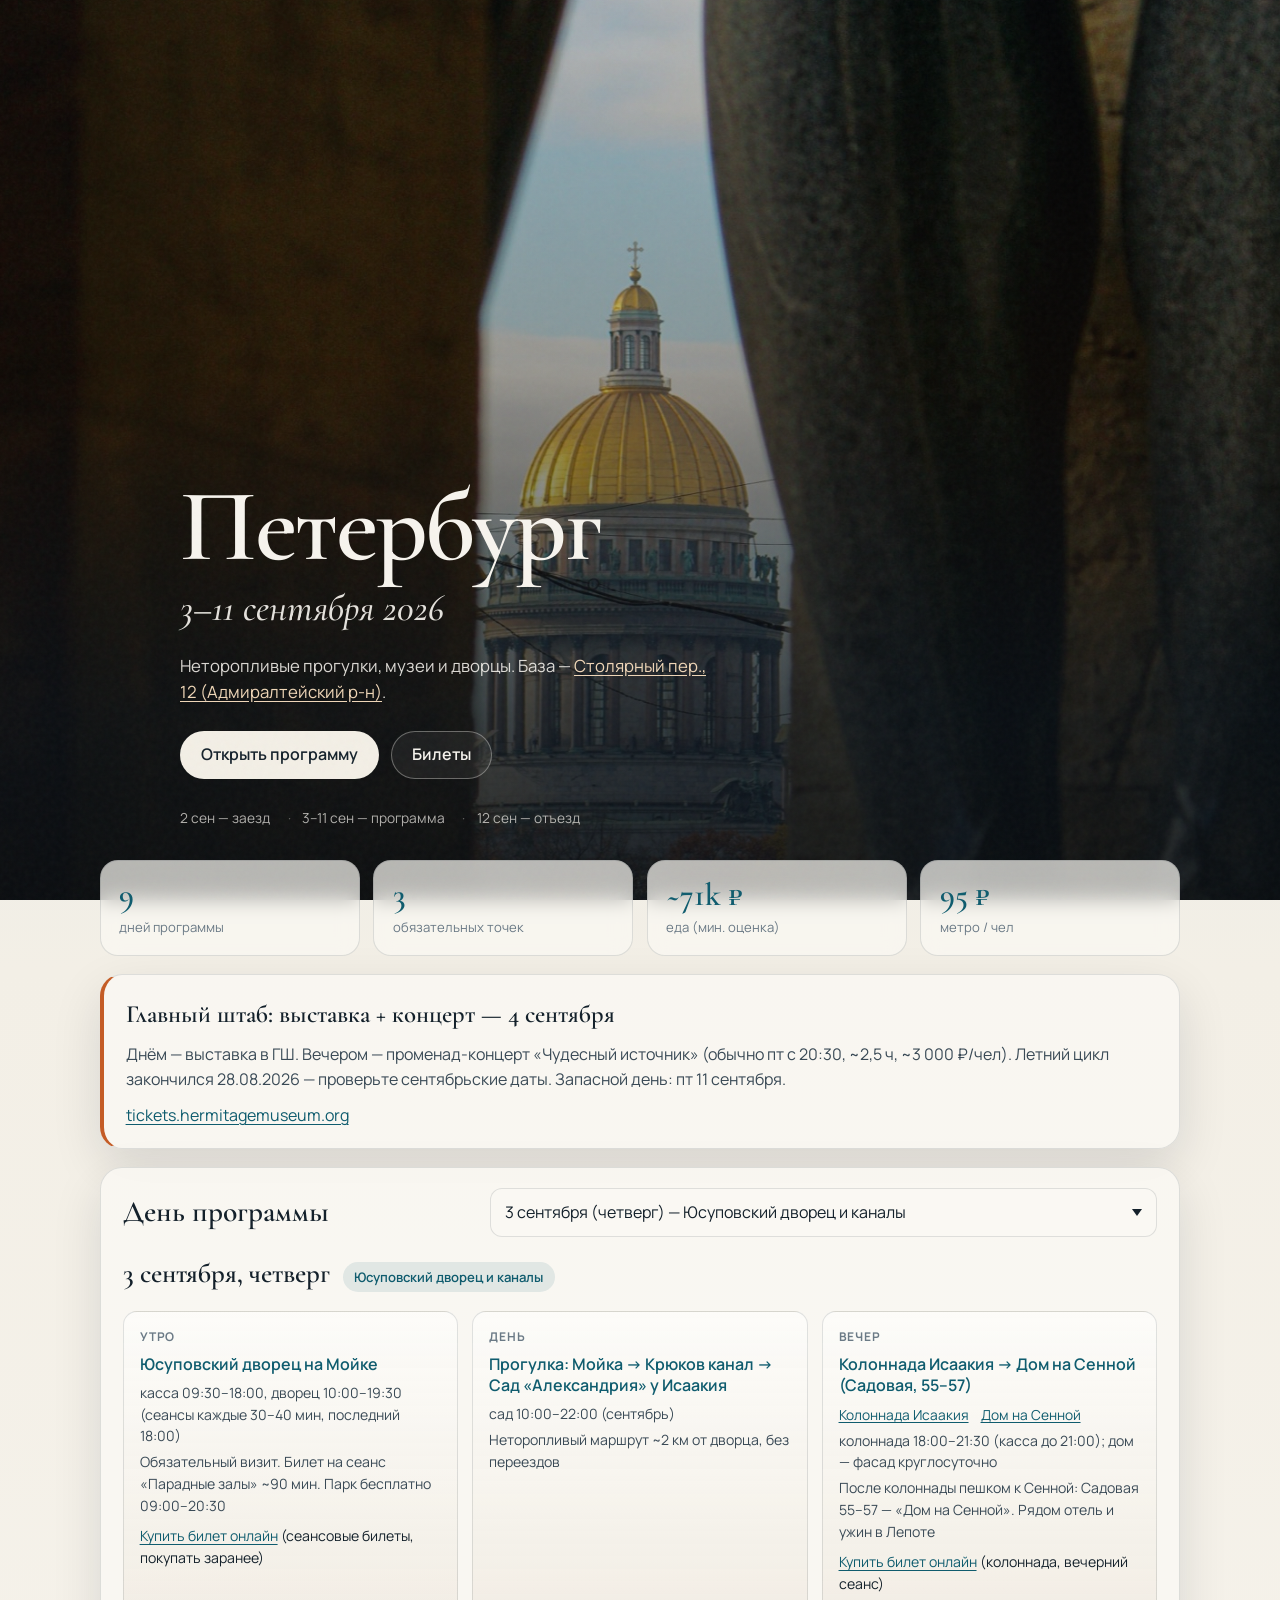
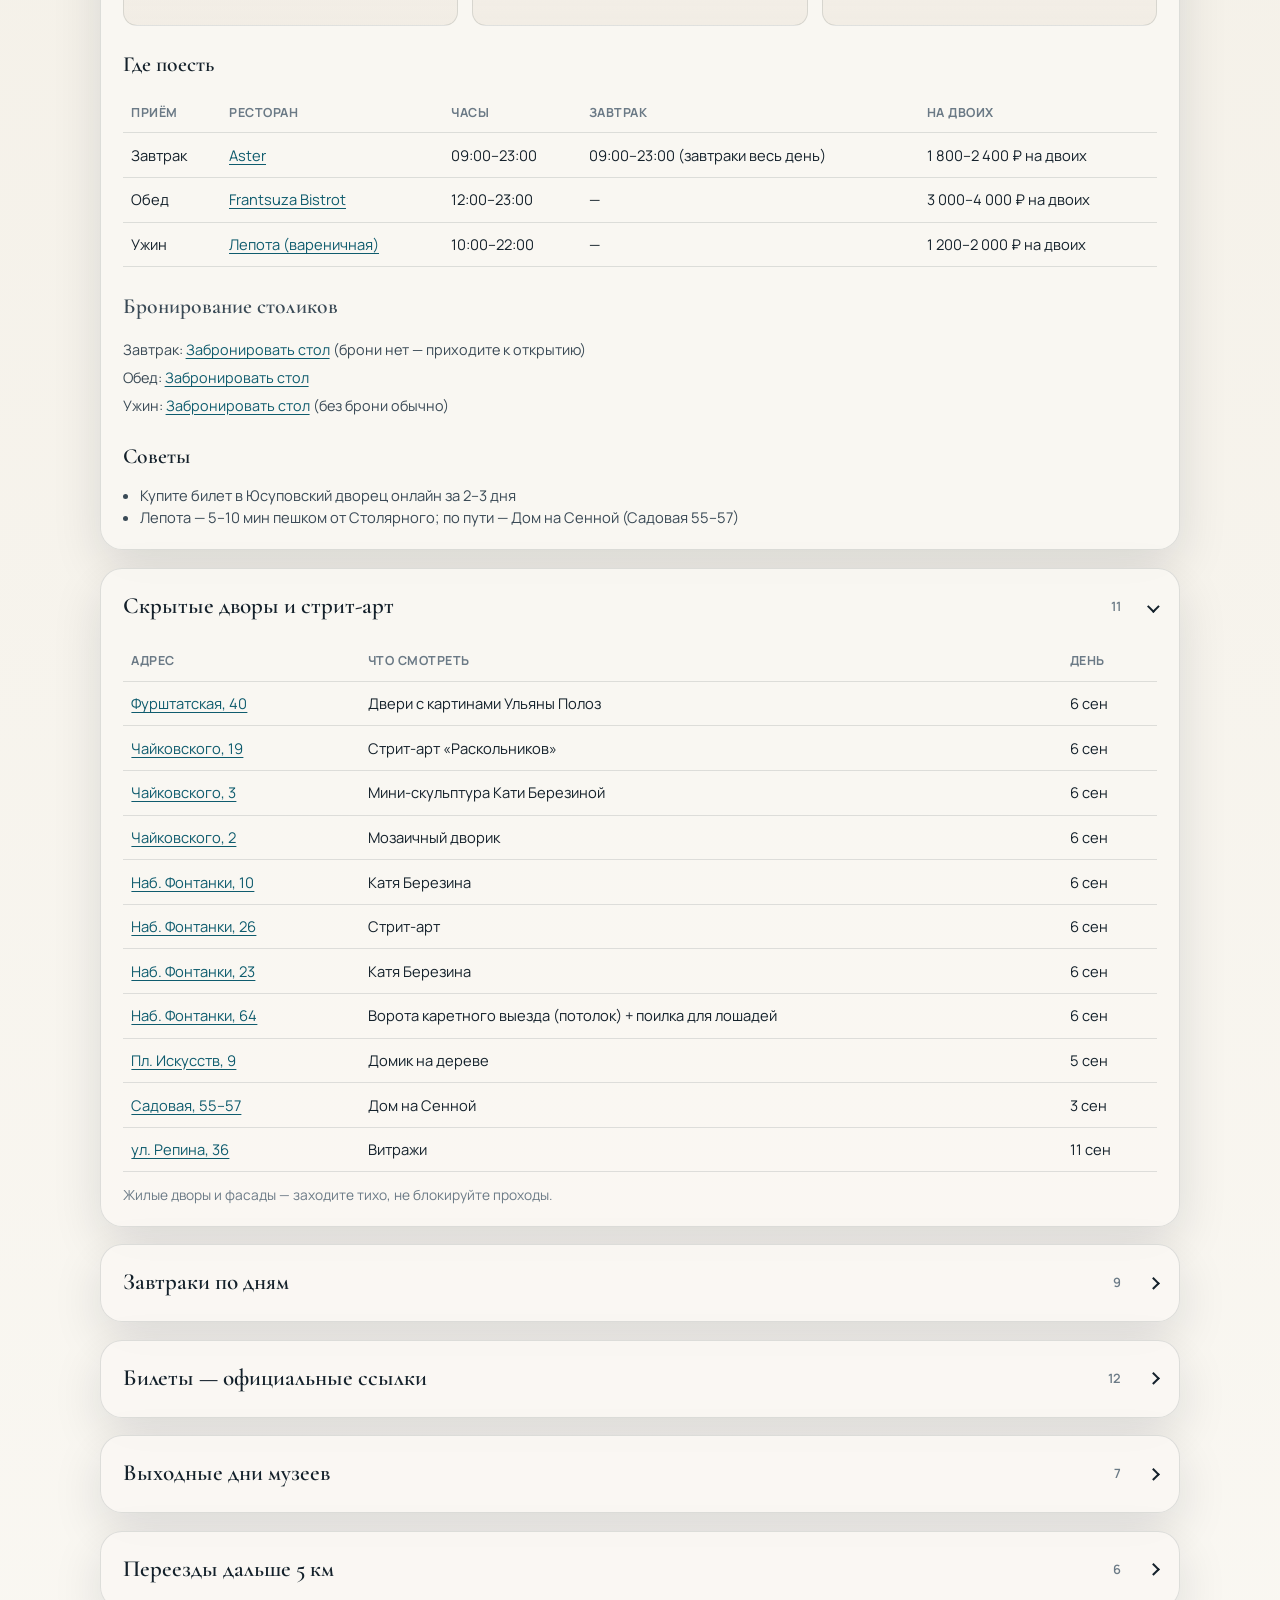
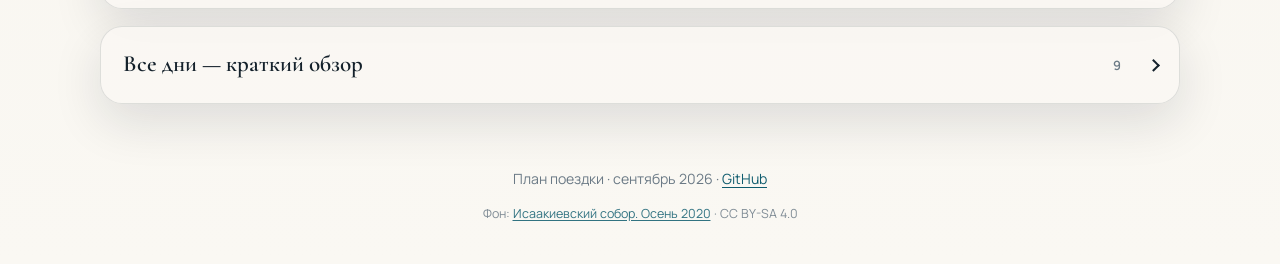
<file: index.html>
<!DOCTYPE html>
<html lang="ru">
  <head>
    <meta charset="UTF-8" />
    <meta name="viewport" content="width=device-width, initial-scale=1" />
    <meta
      name="description"
      content="Неторопливый план поездки в Санкт-Петербург: 3–11 сентября 2026. Музеи, дворцы, Лахта, Новая Голландия, Кронштадт."
    />
    <title>Петербург · 3–11 сентября 2026</title>
    <link rel="preconnect" href="https://fonts.googleapis.com" />
    <link rel="preconnect" href="https://fonts.gstatic.com" crossorigin />
    <link
      href="https://fonts.googleapis.com/css2?family=Cormorant+Garamond:ital,wght@0,500;0,600;0,700;1,500&family=Manrope:wght@400;500;600;700&display=swap"
      rel="stylesheet"
    />
    <link rel="stylesheet" href="./styles.css" />
  </head>
  <body>
    <div class="grain" aria-hidden="true"></div>

    <header class="hero">
      <div class="hero__sky" aria-hidden="true"></div>
      <div class="hero__inner">
        <p class="hero__brand">Петербург</p>
        <h1 class="hero__title">3–11 сентября 2026</h1>
        <p class="hero__lede">
          Неторопливые прогулки, музеи и дворцы. База —
          <a id="base-link" href="#" target="_blank" rel="noopener">Столярный пер., 12</a>.
        </p>
        <div class="hero__cta">
          <a class="btn btn--primary" href="#days">Открыть программу</a>
          <a class="btn btn--ghost" href="#tickets">Билеты</a>
        </div>
        <p class="hero__meta">
          <span>2 сен — заезд</span>
          <span>3–11 сен — программа</span>
          <span>12 сен — отъезд</span>
        </p>
      </div>
    </header>

    <main>
      <section class="stats" aria-label="Сводка">
        <div class="stat">
          <span class="stat__value" id="stat-days">9</span>
          <span class="stat__label">дней программы</span>
        </div>
        <div class="stat">
          <span class="stat__value">3</span>
          <span class="stat__label">обязательных точек</span>
        </div>
        <div class="stat">
          <span class="stat__value" id="stat-food">~</span>
          <span class="stat__label">еда (мин. оценка)</span>
        </div>
        <div class="stat">
          <span class="stat__value">95 ₽</span>
          <span class="stat__label">метро / чел</span>
        </div>
      </section>

      <section class="panel callout" id="hermitage-note">
        <h2>Главный штаб: выставка + концерт — 4 сентября</h2>
        <p>
          Днём — выставка в ГШ. Вечером — променад-концерт «Чудесный источник»
          (обычно пт с 20:30, ~2,5 ч, ~3 000 ₽/чел). Летний цикл закончился
          28.08.2026 — проверьте сентябрьские даты. Запасной день: пт 11 сентября.
        </p>
        <a href="https://tickets.hermitagemuseum.org/" target="_blank" rel="noopener"
          >tickets.hermitagemuseum.org</a
        >
      </section>

      <section class="panel" id="days">
        <div class="section-head">
          <h2>День программы</h2>
          <label class="day-select-wrap">
            <span class="sr-only">Выбор дня</span>
            <select id="day-select"></select>
          </label>
        </div>
        <article id="day-view" class="day-view"></article>
      </section>

      <section class="panel collapsible" id="hidden">
        <button class="collapse-toggle" type="button" aria-expanded="true" data-target="hidden-body">
          <span>Скрытые дворы и стрит-арт</span>
          <span class="collapse-count" id="hidden-count"></span>
        </button>
        <div id="hidden-body" class="collapse-body">
          <div class="table-wrap">
            <table id="hidden-table">
              <thead>
                <tr>
                  <th>Адрес</th>
                  <th>Что смотреть</th>
                  <th>День</th>
                </tr>
              </thead>
              <tbody></tbody>
            </table>
          </div>
          <p class="hint">
            Жилые дворы и фасады — заходите тихо, не блокируйте проходы.
          </p>
        </div>
      </section>

      <section class="panel collapsible" id="breakfasts">
        <button class="collapse-toggle" type="button" aria-expanded="false" data-target="breakfast-body">
          <span>Завтраки по дням</span>
          <span class="collapse-count">9</span>
        </button>
        <div id="breakfast-body" class="collapse-body" hidden>
          <div class="table-wrap">
            <table id="breakfast-table">
              <thead>
                <tr>
                  <th>Дата</th>
                  <th>Заведение</th>
                  <th>С</th>
                  <th>До</th>
                  <th>Примечание</th>
                </tr>
              </thead>
              <tbody></tbody>
            </table>
          </div>
        </div>
      </section>

      <section class="panel collapsible" id="tickets">
        <button class="collapse-toggle" type="button" aria-expanded="false" data-target="tickets-body">
          <span>Билеты — официальные ссылки</span>
          <span class="collapse-count">12</span>
        </button>
        <div id="tickets-body" class="collapse-body" hidden>
          <div class="table-wrap">
            <table id="tickets-table">
              <thead>
                <tr>
                  <th>Место</th>
                  <th>Ссылка</th>
                  <th>Когда</th>
                </tr>
              </thead>
              <tbody></tbody>
            </table>
          </div>
        </div>
      </section>

      <section class="panel collapsible" id="closed">
        <button class="collapse-toggle" type="button" aria-expanded="false" data-target="closed-body">
          <span>Выходные дни музеев</span>
          <span class="collapse-count" id="closed-count"></span>
        </button>
        <div id="closed-body" class="collapse-body" hidden>
          <div class="table-wrap">
            <table id="closed-table">
              <thead>
                <tr>
                  <th>Место</th>
                  <th>Выходной</th>
                </tr>
              </thead>
              <tbody></tbody>
            </table>
          </div>
        </div>
      </section>

      <section class="panel collapsible" id="trips">
        <button class="collapse-toggle" type="button" aria-expanded="false" data-target="trips-body">
          <span>Переезды дальше 5 км</span>
          <span class="collapse-count" id="trips-count"></span>
        </button>
        <div id="trips-body" class="collapse-body" hidden>
          <div class="table-wrap">
            <table id="trips-table">
              <thead>
                <tr>
                  <th>Куда</th>
                  <th>км</th>
                  <th>Как</th>
                  <th>Стоимость</th>
                </tr>
              </thead>
              <tbody></tbody>
            </table>
          </div>
          <p class="hint">Остальное — пешком 10–30 мин. Наземный транспорт: 60–80 ₽/чел.</p>
        </div>
      </section>

      <section class="panel collapsible" id="overview">
        <button class="collapse-toggle" type="button" aria-expanded="false" data-target="overview-body">
          <span>Все дни — краткий обзор</span>
          <span class="collapse-count">9</span>
        </button>
        <div id="overview-body" class="collapse-body" hidden>
          <div class="table-wrap">
            <table id="overview-table">
              <thead>
                <tr>
                  <th>Дата</th>
                  <th>День</th>
                  <th>Утро</th>
                  <th>День</th>
                  <th>Вечер</th>
                  <th>Ужин</th>
                </tr>
              </thead>
              <tbody></tbody>
            </table>
          </div>
        </div>
      </section>
    </main>

    <footer class="footer">
      <p>План поездки · сентябрь 2026 · <a href="https://github.com/anufrievpg/StP">GitHub</a></p>
      <p class="footer__credit">
        Фон:
        <a
          href="https://commons.wikimedia.org/wiki/File:%D0%98%D1%81%D0%B0%D0%B0%D0%BA%D0%B8%D0%B5%D0%B2%D1%81%D0%BA%D0%B8%D0%B9_%D1%81%D0%BE%D0%B1%D0%BE%D1%80._%D0%9E%D1%81%D0%B5%D0%BD%D1%8C_2020._%D0%92%D0%B7%D0%B3%D0%BB%D1%8F%D0%B4_%D1%87%D0%B5%D1%80%D0%B5%D0%B7_%D0%90%D1%82%D0%BB%D0%B0%D0%BD%D1%82%D0%BE%D0%B2.jpg"
          target="_blank"
          rel="noopener"
          >Исаакиевский собор. Осень 2020</a
        >
        · CC BY-SA 4.0
      </p>
    </footer>

    <script src="./app.js" type="module"></script>
  </body>
</html>
</file>
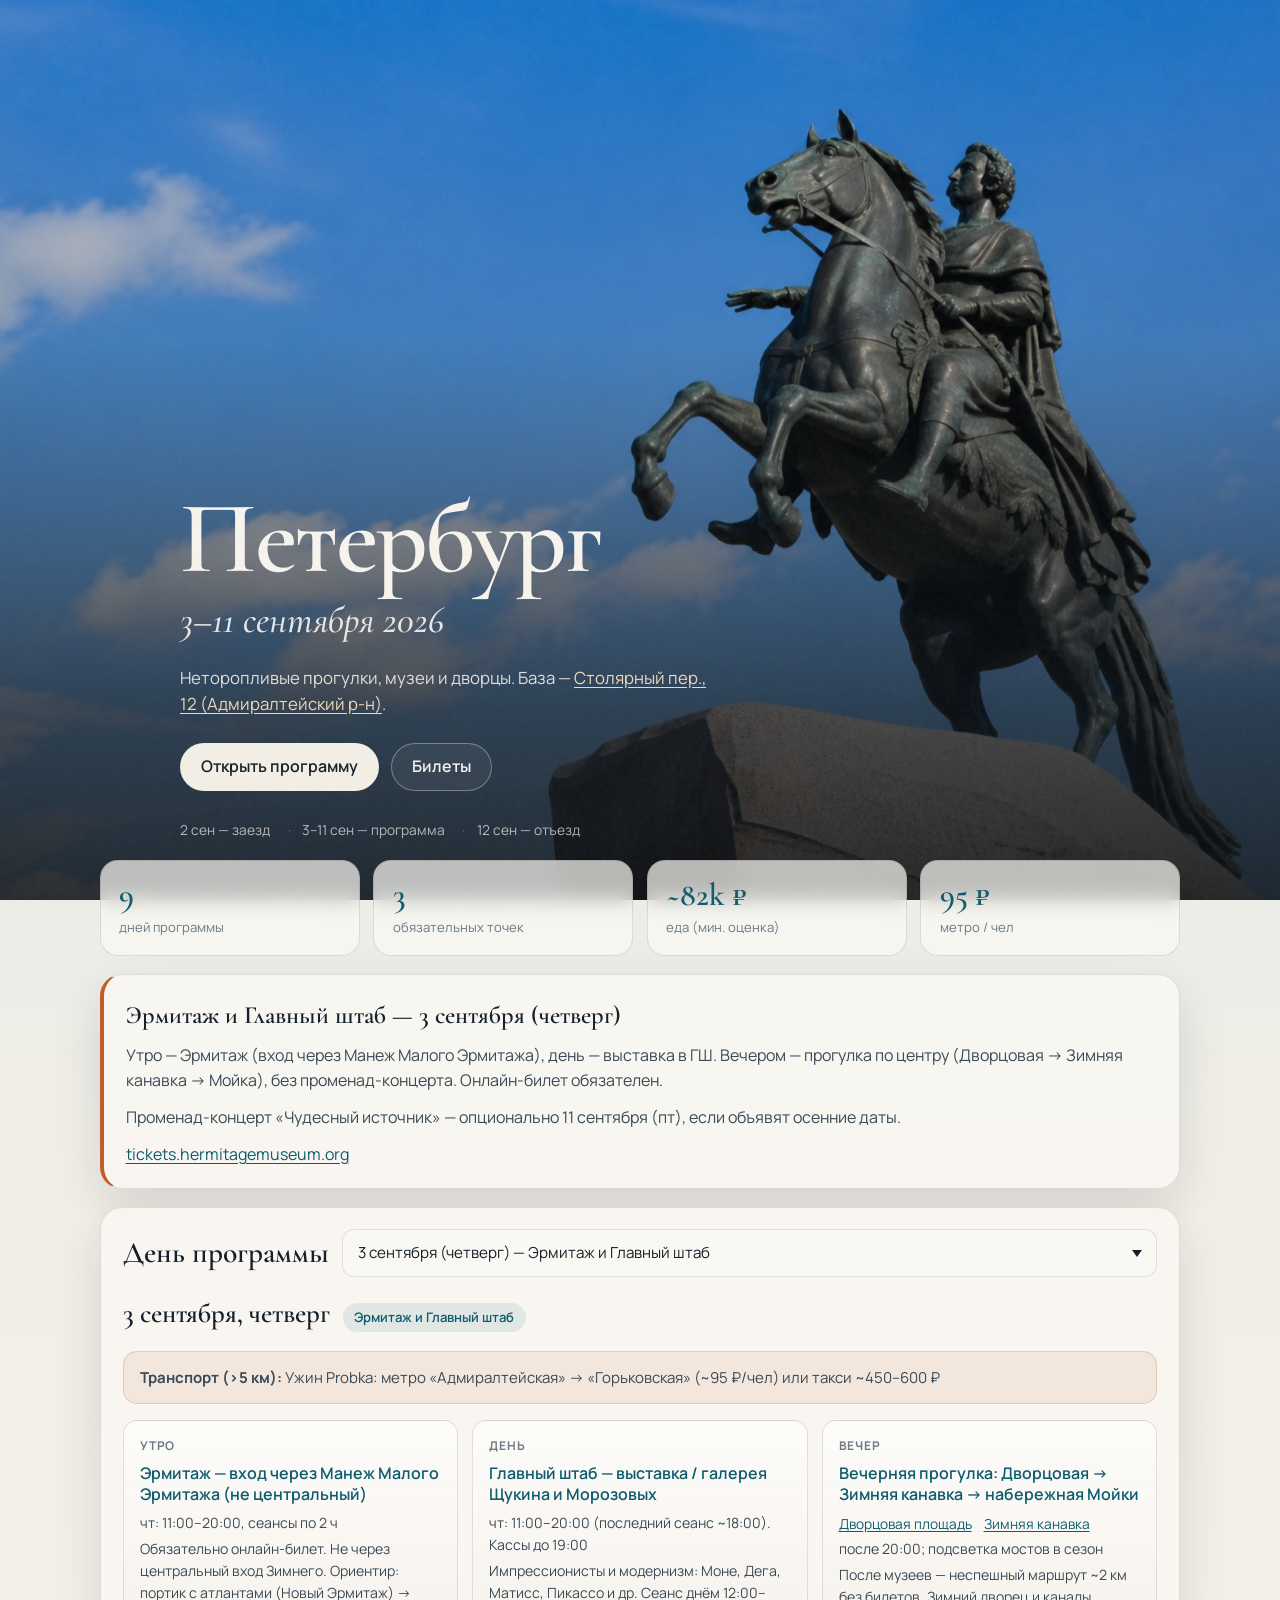
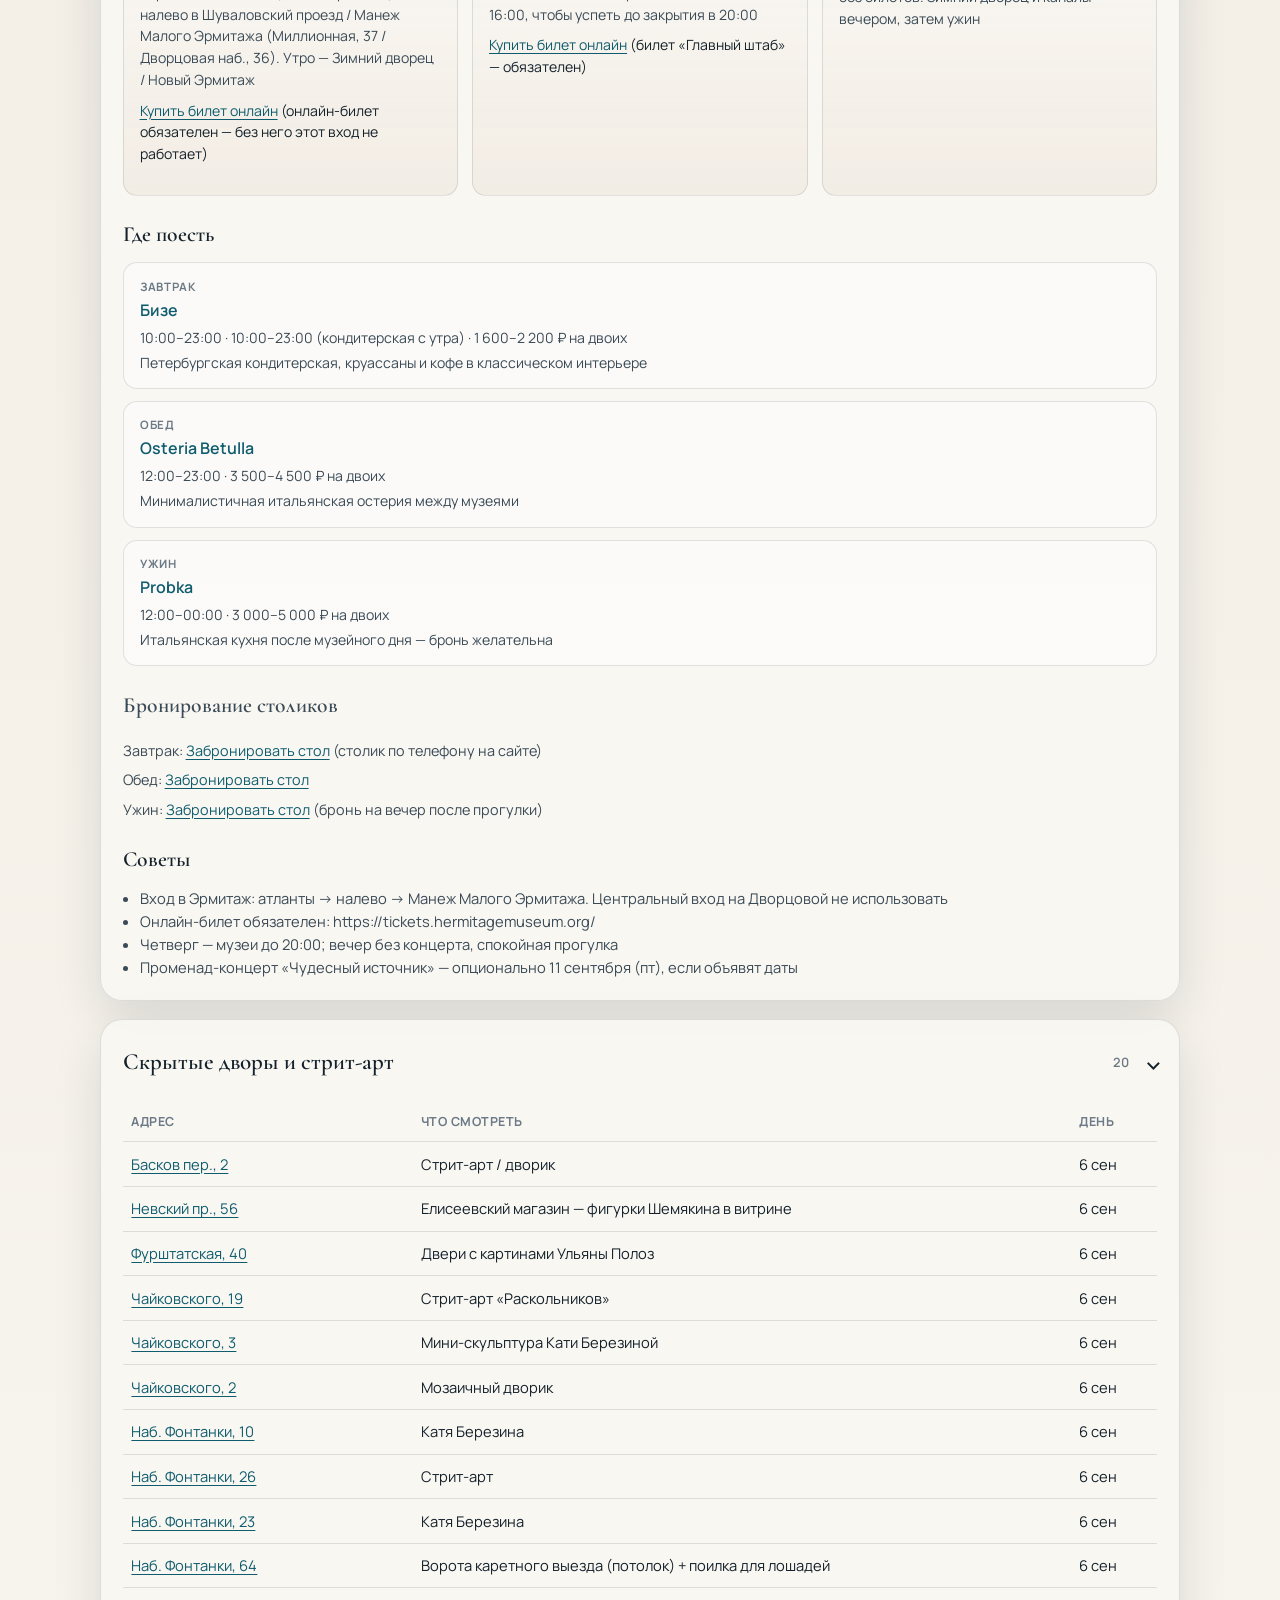
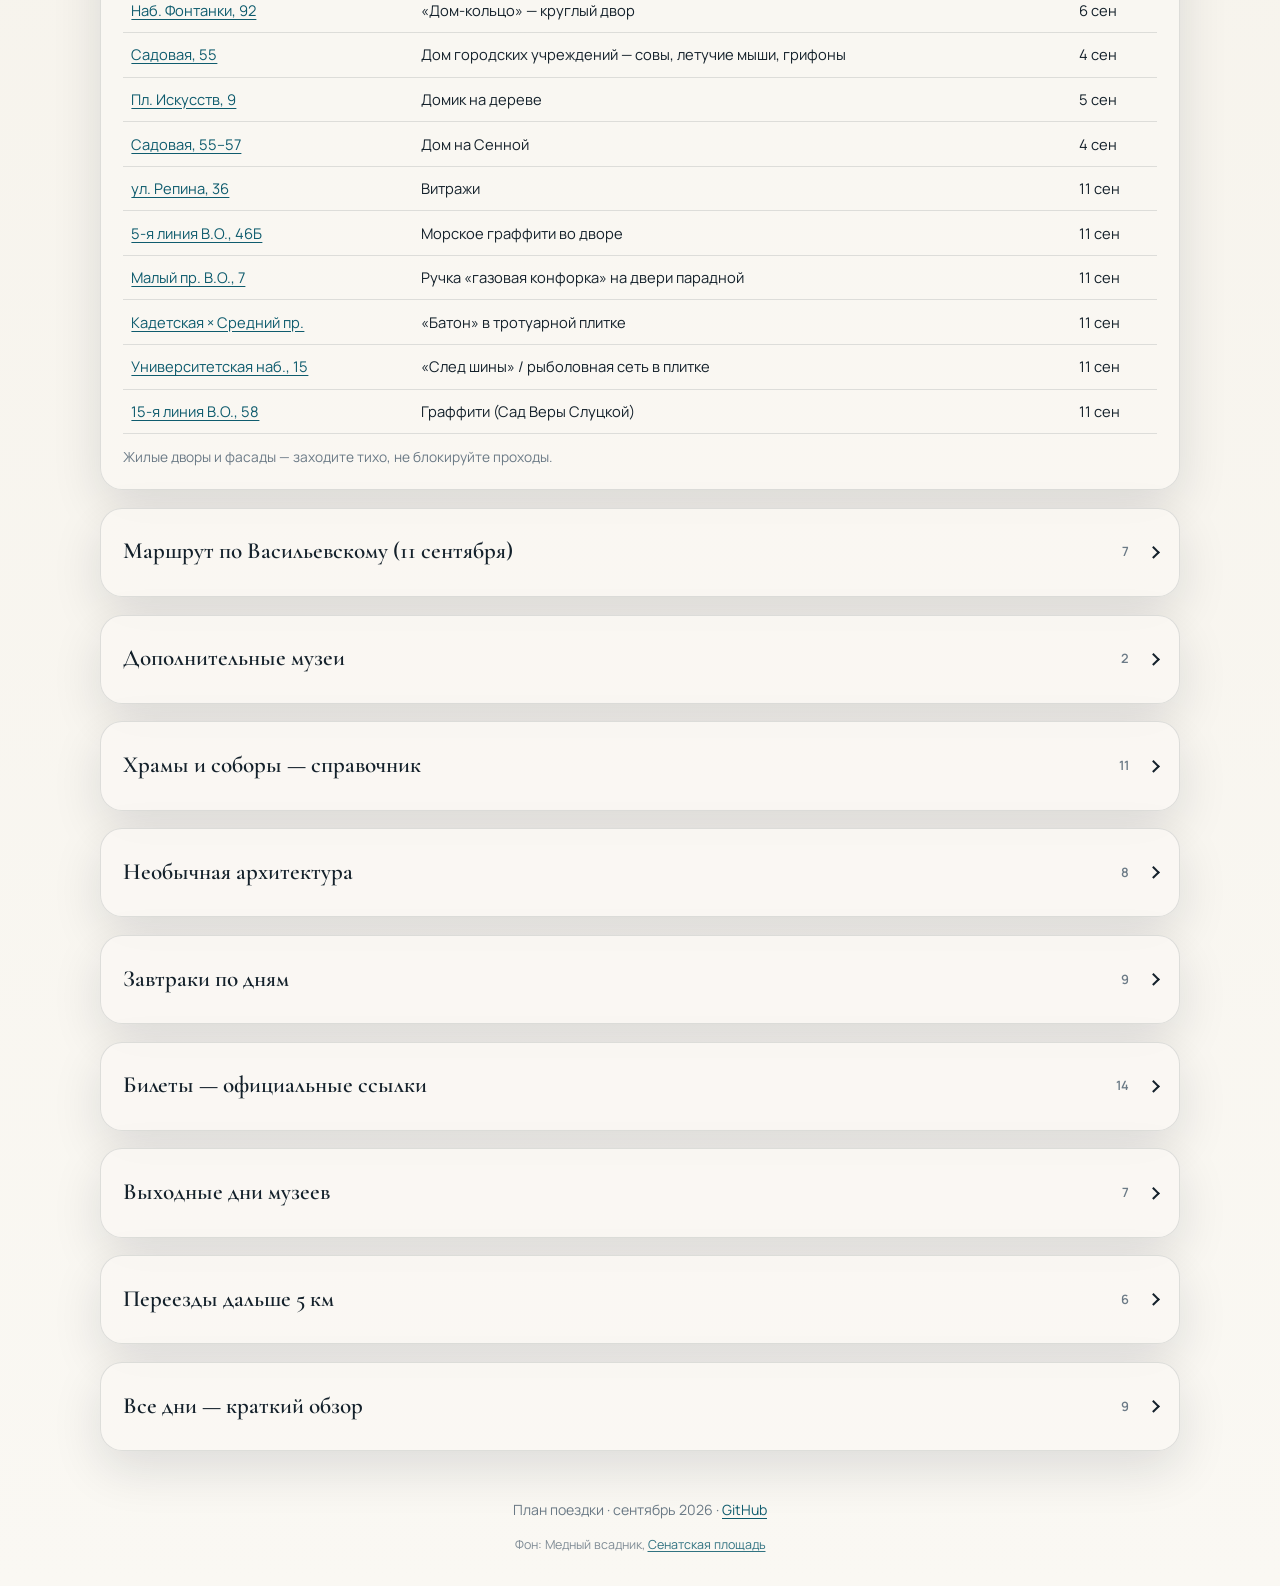
<file: docs/index.html>
<!DOCTYPE html>
<html lang="ru">
  <head>
    <meta charset="UTF-8" />
    <meta
      name="viewport"
      content="width=device-width, initial-scale=1, viewport-fit=cover"
    />
    <meta name="theme-color" content="#6eb5e8" />
    <meta name="apple-mobile-web-app-capable" content="yes" />
    <meta name="apple-mobile-web-app-status-bar-style" content="default" />
    <meta name="apple-mobile-web-app-title" content="Петербург" />
    <meta
      name="description"
      content="Неторопливый план поездки в Санкт-Петербург: 3–11 сентября 2026. Музеи, дворцы, Лахта, Новая Голландия, Кронштадт."
    />
    <title>Петербург · 3–11 сентября 2026</title>
    <link rel="icon" href="./favicon-32.png?v=4" type="image/png" sizes="32x32" />
    <link rel="icon" href="./favicon.png?v=4" type="image/png" sizes="192x192" />
    <link rel="apple-touch-icon" href="./apple-touch-icon.png?v=4" sizes="180x180" />
    <link rel="manifest" href="./manifest.webmanifest" />
    <link rel="preconnect" href="https://fonts.googleapis.com" />
    <link rel="preconnect" href="https://fonts.gstatic.com" crossorigin />
    <link
      href="https://fonts.googleapis.com/css2?family=Cormorant+Garamond:ital,wght@0,500;0,600;0,700;1,500&family=Manrope:wght@400;500;600;700&display=swap"
      rel="stylesheet"
    />
    <link rel="stylesheet" href="./styles.css" />
  </head>
  <body>
    <div class="grain" aria-hidden="true"></div>

    <header class="hero">
      <div class="hero__sky" aria-hidden="true"></div>
      <div class="hero__inner">
        <p class="hero__brand">Петербург</p>
        <h1 class="hero__title">3–11 сентября 2026</h1>
        <p class="hero__lede">
          Неторопливые прогулки, музеи и дворцы. База —
          <a id="base-link" href="#" target="_blank" rel="noopener">Столярный пер., 12</a>.
        </p>
        <div class="hero__cta">
          <a class="btn btn--primary" href="#days">Открыть программу</a>
          <a class="btn btn--ghost" href="#tickets">Билеты</a>
        </div>
        <p class="hero__meta">
          <span>2 сен — заезд</span>
          <span>3–11 сен — программа</span>
          <span>12 сен — отъезд</span>
        </p>
      </div>
    </header>

    <main>
      <section class="stats" aria-label="Сводка">
        <div class="stat">
          <span class="stat__value" id="stat-days">9</span>
          <span class="stat__label">дней программы</span>
        </div>
        <div class="stat">
          <span class="stat__value">3</span>
          <span class="stat__label">обязательных точек</span>
        </div>
        <div class="stat">
          <span class="stat__value" id="stat-food">~</span>
          <span class="stat__label">еда (мин. оценка)</span>
        </div>
        <div class="stat">
          <span class="stat__value">95 ₽</span>
          <span class="stat__label">метро / чел</span>
        </div>
      </section>

      <section class="panel callout" id="hermitage-note">
        <h2>Эрмитаж и Главный штаб — 3 сентября (четверг)</h2>
        <p>
          Утро — Эрмитаж (вход через Манеж Малого Эрмитажа), день — выставка в ГШ.
          Вечером — прогулка по центру (Дворцовая → Зимняя канавка → Мойка), без променад-концерта.
          Онлайн-билет обязателен.
        </p>
        <p>
          Променад-концерт «Чудесный источник» — опционально 11 сентября (пт), если объявят осенние даты.
        </p>
        <a href="https://tickets.hermitagemuseum.org/" target="_blank" rel="noopener"
          >tickets.hermitagemuseum.org</a
        >
      </section>

      <section class="panel" id="days">
        <div class="section-head">
          <h2>День программы</h2>
          <label class="day-select-wrap">
            <span class="sr-only">Выбор дня</span>
            <select id="day-select"></select>
          </label>
        </div>
        <article id="day-view" class="day-view"></article>
      </section>

      <section class="panel collapsible" id="hidden">
        <button class="collapse-toggle" type="button" aria-expanded="true" data-target="hidden-body">
          <span>Скрытые дворы и стрит-арт</span>
          <span class="collapse-count" id="hidden-count"></span>
        </button>
        <div id="hidden-body" class="collapse-body">
          <div class="table-wrap">
            <table id="hidden-table">
              <thead>
                <tr>
                  <th>Адрес</th>
                  <th>Что смотреть</th>
                  <th>День</th>
                </tr>
              </thead>
              <tbody></tbody>
            </table>
          </div>
          <p class="hint">
            Жилые дворы и фасады — заходите тихо, не блокируйте проходы.
          </p>
        </div>
      </section>

      <section class="panel collapsible" id="vo-walk">
        <button class="collapse-toggle" type="button" aria-expanded="false" data-target="vo-body">
          <span>Маршрут по Васильевскому (11 сентября)</span>
          <span class="collapse-count" id="vo-count"></span>
        </button>
        <div id="vo-body" class="collapse-body" hidden>
          <div class="table-wrap">
            <table id="vo-table">
              <thead>
                <tr>
                  <th>№</th>
                  <th>Точка</th>
                  <th>Что искать</th>
                </tr>
              </thead>
              <tbody></tbody>
            </table>
          </div>
        </div>
      </section>

      <section class="panel collapsible" id="extra-museums">
        <button class="collapse-toggle" type="button" aria-expanded="false" data-target="museums-body">
          <span>Дополнительные музеи</span>
          <span class="collapse-count" id="museums-count"></span>
        </button>
        <div id="museums-body" class="collapse-body" hidden>
          <div class="table-wrap">
            <table id="museums-table">
              <thead>
                <tr>
                  <th>Музей</th>
                  <th>Адрес</th>
                  <th>Когда</th>
                  <th>Примечание</th>
                </tr>
              </thead>
              <tbody></tbody>
            </table>
          </div>
        </div>
      </section>

      <section class="panel collapsible" id="temples">
        <button class="collapse-toggle" type="button" aria-expanded="false" data-target="temples-body">
          <span>Храмы и соборы — справочник</span>
          <span class="collapse-count" id="temples-count"></span>
        </button>
        <div id="temples-body" class="collapse-body" hidden>
          <div class="table-wrap">
            <table id="temples-table">
              <thead>
                <tr>
                  <th>Храм</th>
                  <th>Адрес</th>
                  <th>Интересный факт</th>
                </tr>
              </thead>
              <tbody></tbody>
            </table>
          </div>
          <p class="hint">Справочный список. Морской собор — в программе 10 сентября (Кронштадт).</p>
        </div>
      </section>

      <section class="panel collapsible" id="architecture">
        <button class="collapse-toggle" type="button" aria-expanded="false" data-target="architecture-body">
          <span>Необычная архитектура</span>
          <span class="collapse-count" id="architecture-count"></span>
        </button>
        <div id="architecture-body" class="collapse-body" hidden>
          <div class="table-wrap">
            <table id="architecture-table">
              <thead>
                <tr>
                  <th>Дом</th>
                  <th>Адрес</th>
                  <th>Что смотреть</th>
                  <th>Когда</th>
                </tr>
              </thead>
              <tbody></tbody>
            </table>
          </div>
          <p class="hint">Часть точек уже в программе (3 и 6 сен); остальное — по силам.</p>
        </div>
      </section>

      <section class="panel collapsible" id="breakfasts">
        <button class="collapse-toggle" type="button" aria-expanded="false" data-target="breakfast-body">
          <span>Завтраки по дням</span>
          <span class="collapse-count">9</span>
        </button>
        <div id="breakfast-body" class="collapse-body" hidden>
          <div class="table-wrap">
            <table id="breakfast-table">
              <thead>
                <tr>
                  <th>Дата</th>
                  <th>Заведение</th>
                  <th>С</th>
                  <th>До</th>
                  <th>Примечание</th>
                </tr>
              </thead>
              <tbody></tbody>
            </table>
          </div>
        </div>
      </section>

      <section class="panel collapsible" id="tickets">
        <button class="collapse-toggle" type="button" aria-expanded="false" data-target="tickets-body">
          <span>Билеты — официальные ссылки</span>
          <span class="collapse-count">14</span>
        </button>
        <div id="tickets-body" class="collapse-body" hidden>
          <div class="table-wrap">
            <table id="tickets-table">
              <thead>
                <tr>
                  <th>Место</th>
                  <th>Ссылка</th>
                  <th>Когда</th>
                </tr>
              </thead>
              <tbody></tbody>
            </table>
          </div>
        </div>
      </section>

      <section class="panel collapsible" id="closed">
        <button class="collapse-toggle" type="button" aria-expanded="false" data-target="closed-body">
          <span>Выходные дни музеев</span>
          <span class="collapse-count" id="closed-count"></span>
        </button>
        <div id="closed-body" class="collapse-body" hidden>
          <div class="table-wrap">
            <table id="closed-table">
              <thead>
                <tr>
                  <th>Место</th>
                  <th>Выходной</th>
                </tr>
              </thead>
              <tbody></tbody>
            </table>
          </div>
        </div>
      </section>

      <section class="panel collapsible" id="trips">
        <button class="collapse-toggle" type="button" aria-expanded="false" data-target="trips-body">
          <span>Переезды дальше 5 км</span>
          <span class="collapse-count" id="trips-count"></span>
        </button>
        <div id="trips-body" class="collapse-body" hidden>
          <div class="table-wrap">
            <table id="trips-table">
              <thead>
                <tr>
                  <th>Куда</th>
                  <th>км</th>
                  <th>Как</th>
                  <th>Стоимость</th>
                </tr>
              </thead>
              <tbody></tbody>
            </table>
          </div>
          <p class="hint">Остальное — пешком 10–30 мин. Наземный транспорт: 60–80 ₽/чел.</p>
        </div>
      </section>

      <section class="panel collapsible" id="overview">
        <button class="collapse-toggle" type="button" aria-expanded="false" data-target="overview-body">
          <span>Все дни — краткий обзор</span>
          <span class="collapse-count">9</span>
        </button>
        <div id="overview-body" class="collapse-body" hidden>
          <div class="table-wrap">
            <table id="overview-table">
              <thead>
                <tr>
                  <th>Дата</th>
                  <th>День</th>
                  <th>Утро</th>
                  <th>День</th>
                  <th>Вечер</th>
                  <th>Ужин</th>
                </tr>
              </thead>
              <tbody></tbody>
            </table>
          </div>
        </div>
      </section>
    </main>

    <footer class="footer">
      <p>План поездки · сентябрь 2026 · <a href="https://github.com/anufrievpg/StP">GitHub</a></p>
      <p class="footer__credit">
        Фон: Медный всадник,
        <a
          href="https://yandex.ru/maps/?text=%D0%9C%D0%B5%D0%B4%D0%BD%D1%8B%D0%B9%20%D0%B2%D1%81%D0%B0%D0%B4%D0%BD%D0%B8%D0%BA%2C%20%D0%A1%D0%B0%D0%BD%D0%BA%D1%82-%D0%9F%D0%B5%D1%82%D0%B5%D1%80%D0%B1%D1%83%D1%80%D0%B3"
          target="_blank"
          rel="noopener"
          >Сенатская площадь</a
        >
      </p>
    </footer>

    <script src="./app.js" type="module"></script>
  </body>
</html>
</file>
<file: styles.css>
:root {
  --ink: #14212b;
  --ink-soft: #3a4a56;
  --muted: #6b7a86;
  --paper: #f3efe6;
  --paper-2: #e8e1d4;
  --foam: #faf8f3;
  --accent: #0f5c6e;
  --accent-2: #c45c26;
  --line: rgba(20, 33, 43, 0.12);
  --shadow: 0 18px 50px rgba(15, 28, 38, 0.12);
  --radius: 18px;
  --font-display: "Cormorant Garamond", Georgia, serif;
  --font-body: "Manrope", system-ui, sans-serif;
}

*,
*::before,
*::after {
  box-sizing: border-box;
}

html {
  scroll-behavior: smooth;
}

body {
  margin: 0;
  color: var(--ink);
  font-family: var(--font-body);
  font-size: 16px;
  line-height: 1.55;
  background:
    radial-gradient(1200px 600px at 10% -10%, rgba(15, 92, 110, 0.18), transparent 55%),
    radial-gradient(900px 500px at 100% 0%, rgba(196, 92, 38, 0.14), transparent 50%),
    linear-gradient(180deg, #dfe8ea 0%, var(--paper) 28%, var(--foam) 100%);
  min-height: 100vh;
}

.grain {
  pointer-events: none;
  position: fixed;
  inset: 0;
  opacity: 0.035;
  z-index: 50;
  background-image: url("data:image/svg+xml,%3Csvg viewBox='0 0 200 200' xmlns='http://www.w3.org/2000/svg'%3E%3Cfilter id='n'%3E%3CfeTurbulence type='fractalNoise' baseFrequency='0.85' numOctaves='4' stitchTiles='stitch'/%3E%3C/filter%3E%3Crect width='100%25' height='100%25' filter='url(%23n)'/%3E%3C/svg%3E");
}

a {
  color: var(--accent);
  text-underline-offset: 0.18em;
}

a:hover {
  color: var(--accent-2);
}

.sr-only {
  position: absolute;
  width: 1px;
  height: 1px;
  padding: 0;
  margin: -1px;
  overflow: hidden;
  clip: rect(0, 0, 0, 0);
  border: 0;
}

.hero {
  position: relative;
  min-height: 100svh;
  display: grid;
  align-items: end;
  overflow: hidden;
  color: #f7f4ee;
}

.hero__sky {
  position: absolute;
  inset: 0;
  background:
    linear-gradient(
      180deg,
      rgba(18, 28, 36, 0.18) 0%,
      rgba(28, 22, 16, 0.35) 42%,
      rgba(12, 18, 24, 0.78) 78%,
      rgba(10, 14, 18, 0.9) 100%
    ),
    url("./assets/isaac-autumn.jpg") center 42% / cover no-repeat;
  transform: scale(1.04);
  animation: drift 18s ease-in-out infinite alternate;
}

.hero__inner {
  position: relative;
  z-index: 1;
  width: min(920px, calc(100% - 2.5rem));
  margin: 0 auto 4.5rem;
  animation: rise 1s ease-out both;
}

.hero__brand {
  margin: 0 0 0.35rem;
  font-family: var(--font-display);
  font-size: clamp(3.4rem, 10vw, 6.4rem);
  font-weight: 600;
  line-height: 0.92;
  letter-spacing: -0.02em;
}

.hero__title {
  margin: 0 0 1rem;
  font-family: var(--font-display);
  font-size: clamp(1.55rem, 3.6vw, 2.35rem);
  font-weight: 500;
  font-style: italic;
  opacity: 0.92;
}

.hero__lede {
  margin: 0 0 1.6rem;
  max-width: 34rem;
  font-size: 1.05rem;
  color: rgba(247, 244, 238, 0.88);
}

.hero__lede a {
  color: #f0d7b8;
}

.hero__cta {
  display: flex;
  flex-wrap: wrap;
  gap: 0.75rem;
  margin-bottom: 1.75rem;
}

.hero__meta {
  display: flex;
  flex-wrap: wrap;
  gap: 0.65rem 1.1rem;
  margin: 0;
  font-size: 0.86rem;
  color: rgba(247, 244, 238, 0.7);
}

.hero__meta span::before {
  content: "·";
  margin-right: 0.7rem;
  opacity: 0.5;
}

.hero__meta span:first-child::before {
  content: none;
  margin: 0;
}

.btn {
  display: inline-flex;
  align-items: center;
  justify-content: center;
  min-height: 2.75rem;
  padding: 0.65rem 1.25rem;
  border-radius: 999px;
  border: 1px solid transparent;
  font: inherit;
  font-weight: 600;
  text-decoration: none;
  transition: transform 0.2s ease, background 0.2s ease, border-color 0.2s ease;
}

.btn:hover {
  transform: translateY(-1px);
}

.btn--primary {
  background: #f3efe6;
  color: var(--ink);
}

.btn--primary:hover {
  color: var(--ink);
  background: #fff;
}

.btn--ghost {
  border-color: rgba(247, 244, 238, 0.35);
  color: #f7f4ee;
  background: rgba(255, 255, 255, 0.06);
}

.btn--ghost:hover {
  color: #fff;
  border-color: rgba(247, 244, 238, 0.7);
}

main {
  width: min(1080px, calc(100% - 2rem));
  margin: -2.5rem auto 4rem;
  display: grid;
  gap: 1.1rem;
  position: relative;
  z-index: 2;
}

.stats {
  display: grid;
  grid-template-columns: repeat(4, 1fr);
  gap: 0.85rem;
}

.stat {
  padding: 1.1rem 1.15rem;
  border-radius: var(--radius);
  background: rgba(250, 248, 243, 0.72);
  backdrop-filter: blur(10px);
  border: 1px solid var(--line);
  animation: rise 0.7s ease-out both;
}

.stat:nth-child(2) {
  animation-delay: 0.05s;
}
.stat:nth-child(3) {
  animation-delay: 0.1s;
}
.stat:nth-child(4) {
  animation-delay: 0.15s;
}

.stat__value {
  display: block;
  font-family: var(--font-display);
  font-size: 2rem;
  font-weight: 600;
  line-height: 1;
  color: var(--accent);
}

.stat__label {
  display: block;
  margin-top: 0.4rem;
  font-size: 0.82rem;
  color: var(--muted);
}

.panel {
  background: rgba(250, 248, 243, 0.88);
  border: 1px solid var(--line);
  border-radius: calc(var(--radius) + 4px);
  padding: 1.25rem 1.35rem;
  box-shadow: var(--shadow);
}

.callout {
  border-left: 4px solid var(--accent-2);
}

.callout h2 {
  margin: 0 0 0.55rem;
  font-family: var(--font-display);
  font-size: 1.55rem;
  font-weight: 600;
}

.callout p {
  margin: 0 0 0.75rem;
  color: var(--ink-soft);
}

.section-head {
  display: flex;
  flex-wrap: wrap;
  align-items: center;
  justify-content: space-between;
  gap: 0.85rem;
  margin-bottom: 1rem;
}

.section-head h2 {
  margin: 0;
  font-family: var(--font-display);
  font-size: 1.85rem;
  font-weight: 600;
}

.day-select-wrap select {
  min-width: min(100%, 340px);
  max-width: 100%;
  appearance: none;
  background: var(--foam)
    url("data:image/svg+xml,%3Csvg xmlns='http://www.w3.org/2000/svg' width='12' height='8'%3E%3Cpath fill='%2314212b' d='M0 0l6 8 6-8z'/%3E%3C/svg%3E")
    right 0.9rem center / 10px no-repeat;
  border: 1px solid var(--line);
  border-radius: 12px;
  padding: 0.7rem 2.2rem 0.7rem 0.9rem;
  font: inherit;
  color: var(--ink);
}

.day-view {
  display: grid;
  gap: 1rem;
}

.day-head {
  display: flex;
  flex-wrap: wrap;
  align-items: baseline;
  gap: 0.55rem 0.85rem;
}

.day-head h3 {
  margin: 0;
  font-family: var(--font-display);
  font-size: 1.7rem;
  font-weight: 600;
}

.pill {
  display: inline-flex;
  align-items: center;
  padding: 0.28rem 0.7rem;
  border-radius: 999px;
  background: rgba(15, 92, 110, 0.1);
  color: var(--accent);
  font-size: 0.82rem;
  font-weight: 600;
}

.transport {
  padding: 0.85rem 1rem;
  border-radius: 14px;
  background: rgba(196, 92, 38, 0.1);
  border: 1px solid rgba(196, 92, 38, 0.22);
  color: var(--ink-soft);
  font-size: 0.94rem;
}

.slots {
  display: grid;
  grid-template-columns: repeat(3, 1fr);
  gap: 0.85rem;
}

.slot {
  padding: 1rem;
  border-radius: 14px;
  background: linear-gradient(180deg, rgba(255, 255, 255, 0.55), rgba(232, 225, 212, 0.45));
  border: 1px solid var(--line);
}

.slot__label {
  margin: 0 0 0.45rem;
  font-size: 0.75rem;
  letter-spacing: 0.08em;
  text-transform: uppercase;
  color: var(--muted);
  font-weight: 700;
}

.slot__place {
  margin: 0 0 0.4rem;
  font-weight: 600;
  line-height: 1.35;
}

.slot__place a {
  text-decoration: none;
}

.slot__hours,
.slot__note {
  margin: 0.25rem 0;
  font-size: 0.88rem;
  color: var(--ink-soft);
}

.slot__maps {
  display: flex;
  flex-wrap: wrap;
  gap: 0.45rem 0.75rem;
  margin: 0.45rem 0 0;
  font-size: 0.86rem;
}

.slot__ticket {
  margin-top: 0.55rem;
  font-size: 0.88rem;
}

.meals h4,
.tips h4,
.booking h4 {
  margin: 0.4rem 0 0.65rem;
  font-family: var(--font-display);
  font-size: 1.35rem;
  font-weight: 600;
}

.table-wrap {
  overflow-x: auto;
  -webkit-overflow-scrolling: touch;
}

table {
  width: 100%;
  border-collapse: collapse;
  font-size: 0.92rem;
}

th,
td {
  text-align: left;
  padding: 0.65rem 0.55rem;
  border-bottom: 1px solid var(--line);
  vertical-align: top;
}

th {
  color: var(--muted);
  font-size: 0.78rem;
  letter-spacing: 0.04em;
  text-transform: uppercase;
  font-weight: 700;
}

.booking {
  display: grid;
  gap: 0.35rem;
  font-size: 0.9rem;
  color: var(--ink-soft);
}

.tips ul {
  margin: 0;
  padding-left: 1.1rem;
  color: var(--ink-soft);
  font-size: 0.92rem;
}

.hint {
  margin: 0.75rem 0 0;
  font-size: 0.86rem;
  color: var(--muted);
}

.collapse-toggle {
  width: 100%;
  display: flex;
  align-items: center;
  justify-content: space-between;
  gap: 1rem;
  margin: 0;
  padding: 0;
  border: 0;
  background: transparent;
  font: inherit;
  font-family: var(--font-display);
  font-size: 1.45rem;
  font-weight: 600;
  color: inherit;
  cursor: pointer;
  text-align: left;
}

.collapse-toggle::after {
  content: "";
  width: 0.55rem;
  height: 0.55rem;
  border-right: 2px solid var(--ink);
  border-bottom: 2px solid var(--ink);
  transform: rotate(45deg);
  transition: transform 0.2s ease;
  flex: 0 0 auto;
}

.collapse-toggle[aria-expanded="false"]::after {
  transform: rotate(-45deg);
}

.collapse-count {
  margin-left: auto;
  margin-right: 0.75rem;
  font-family: var(--font-body);
  font-size: 0.8rem;
  font-weight: 600;
  color: var(--muted);
}

.collapse-body {
  margin-top: 1rem;
}

.footer {
  text-align: center;
  padding: 0 1rem 2.5rem;
  color: var(--muted);
  font-size: 0.88rem;
}

.footer__credit {
  margin: 0.35rem 0 0;
  font-size: 0.78rem;
  opacity: 0.85;
}

@keyframes drift {
  from {
    transform: scale(1.04) translate3d(0, 0, 0);
  }
  to {
    transform: scale(1.08) translate3d(-1.2%, -0.8%, 0);
  }
}

@keyframes rise {
  from {
    opacity: 0;
    transform: translateY(18px);
  }
  to {
    opacity: 1;
    transform: translateY(0);
  }
}

@media (max-width: 860px) {
  .stats {
    grid-template-columns: repeat(2, 1fr);
  }

  .slots {
    grid-template-columns: 1fr;
  }

  .hero__inner {
    margin-bottom: 3.2rem;
  }
}

@media (max-width: 520px) {
  .stats {
    grid-template-columns: 1fr 1fr;
  }

  .panel {
    padding: 1rem;
  }

  .hero__meta {
    flex-direction: column;
    gap: 0.35rem;
  }

  .hero__meta span::before {
    content: none;
  }
}

@media (prefers-reduced-motion: reduce) {
  html {
    scroll-behavior: auto;
  }

  .hero__sky,
  .stat,
  .hero__inner {
    animation: none;
  }
}
</file>
<file: docs/styles.css>
:root {
  --ink: #14212b;
  --ink-soft: #3a4a56;
  --muted: #6b7a86;
  --paper: #f3efe6;
  --paper-2: #e8e1d4;
  --foam: #faf8f3;
  --accent: #0f5c6e;
  --accent-2: #c45c26;
  --line: rgba(20, 33, 43, 0.12);
  --shadow: 0 18px 50px rgba(15, 28, 38, 0.12);
  --radius: 18px;
  --font-display: "Cormorant Garamond", Georgia, serif;
  --font-body: "Manrope", system-ui, sans-serif;
  --page-pad: clamp(1rem, 4vw, 1.5rem);
  --safe-top: env(safe-area-inset-top, 0px);
  --safe-right: env(safe-area-inset-right, 0px);
  --safe-bottom: env(safe-area-inset-bottom, 0px);
  --safe-left: env(safe-area-inset-left, 0px);
}

*,
*::before,
*::after {
  box-sizing: border-box;
}

html {
  scroll-behavior: smooth;
  -webkit-text-size-adjust: 100%;
  text-size-adjust: 100%;
}

body {
  margin: 0;
  color: var(--ink);
  font-family: var(--font-body);
  font-size: 16px;
  line-height: 1.55;
  background:
    radial-gradient(1200px 600px at 10% -10%, rgba(15, 92, 110, 0.18), transparent 55%),
    radial-gradient(900px 500px at 100% 0%, rgba(196, 92, 38, 0.14), transparent 50%),
    linear-gradient(180deg, #dfe8ea 0%, var(--paper) 28%, var(--foam) 100%);
  min-height: 100svh;
  min-height: 100dvh;
  overflow-x: clip;
  padding-left: var(--safe-left);
  padding-right: var(--safe-right);
}

img,
svg,
video {
  max-width: 100%;
  height: auto;
}

.grain {
  pointer-events: none;
  position: fixed;
  inset: 0;
  opacity: 0.035;
  z-index: 50;
  background-image: url("data:image/svg+xml,%3Csvg viewBox='0 0 200 200' xmlns='http://www.w3.org/2000/svg'%3E%3Cfilter id='n'%3E%3CfeTurbulence type='fractalNoise' baseFrequency='0.85' numOctaves='4' stitchTiles='stitch'/%3E%3C/filter%3E%3Crect width='100%25' height='100%25' filter='url(%23n)'/%3E%3C/svg%3E");
}

a {
  color: var(--accent);
  text-underline-offset: 0.18em;
  overflow-wrap: anywhere;
}

a:hover {
  color: var(--accent-2);
}

.sr-only {
  position: absolute;
  width: 1px;
  height: 1px;
  padding: 0;
  margin: -1px;
  overflow: hidden;
  clip: rect(0, 0, 0, 0);
  border: 0;
}

.hero {
  position: relative;
  min-height: 100svh;
  min-height: 100dvh;
  display: grid;
  align-items: end;
  overflow: hidden;
  color: #f7f4ee;
  padding-top: var(--safe-top);
}

.hero__sky {
  position: absolute;
  inset: 0;
  background:
    linear-gradient(
      180deg,
      rgba(12, 24, 48, 0.08) 0%,
      rgba(18, 28, 36, 0.22) 38%,
      rgba(12, 18, 24, 0.72) 78%,
      rgba(10, 14, 18, 0.88) 100%
    ),
    url("./assets/hero-bronze-horseman.jpg") center 38% / cover no-repeat;
  transform: scale(1.04);
  animation: drift 18s ease-in-out infinite alternate;
}

.hero__inner {
  position: relative;
  z-index: 1;
  width: min(920px, calc(100% - 2 * var(--page-pad)));
  margin: 0 auto calc(3.5rem + var(--safe-bottom));
  padding-bottom: 0.25rem;
  animation: rise 1s ease-out both;
}

.hero__brand {
  margin: 0 0 0.35rem;
  font-family: var(--font-display);
  font-size: clamp(2.75rem, 14vw, 6.4rem);
  font-weight: 600;
  line-height: 0.92;
  letter-spacing: -0.02em;
  overflow-wrap: anywhere;
}

.hero__title {
  margin: 0 0 1rem;
  font-family: var(--font-display);
  font-size: clamp(1.35rem, 5.2vw, 2.35rem);
  font-weight: 500;
  font-style: italic;
  opacity: 0.92;
}

.hero__lede {
  margin: 0 0 1.6rem;
  max-width: 34rem;
  font-size: clamp(0.95rem, 3.4vw, 1.05rem);
  color: rgba(247, 244, 238, 0.88);
}

.hero__lede a {
  color: #f0d7b8;
}

.hero__cta {
  display: flex;
  flex-wrap: wrap;
  gap: 0.75rem;
  margin-bottom: 1.75rem;
}

.hero__meta {
  display: flex;
  flex-wrap: wrap;
  gap: 0.65rem 1.1rem;
  margin: 0;
  font-size: 0.86rem;
  color: rgba(247, 244, 238, 0.7);
}

.hero__meta span::before {
  content: "·";
  margin-right: 0.7rem;
  opacity: 0.5;
}

.hero__meta span:first-child::before {
  content: none;
  margin: 0;
}

.btn {
  display: inline-flex;
  align-items: center;
  justify-content: center;
  min-height: 2.75rem;
  min-width: 2.75rem;
  padding: 0.65rem 1.25rem;
  border-radius: 999px;
  border: 1px solid transparent;
  font: inherit;
  font-weight: 600;
  text-decoration: none;
  touch-action: manipulation;
  transition: transform 0.2s ease, background 0.2s ease, border-color 0.2s ease;
}

.btn:hover {
  transform: translateY(-1px);
}

.btn--primary {
  background: #f3efe6;
  color: var(--ink);
}

.btn--primary:hover {
  color: var(--ink);
  background: #fff;
}

.btn--ghost {
  border-color: rgba(247, 244, 238, 0.35);
  color: #f7f4ee;
  background: rgba(255, 255, 255, 0.06);
}

.btn--ghost:hover {
  color: #fff;
  border-color: rgba(247, 244, 238, 0.7);
}

main {
  width: min(1080px, calc(100% - 2 * var(--page-pad)));
  margin: -2.5rem auto calc(3rem + var(--safe-bottom));
  display: grid;
  gap: 1.1rem;
  position: relative;
  z-index: 2;
}

.stats {
  display: grid;
  grid-template-columns: repeat(4, minmax(0, 1fr));
  gap: 0.85rem;
}

.stat {
  padding: 1.1rem 1.15rem;
  border-radius: var(--radius);
  background: rgba(250, 248, 243, 0.72);
  backdrop-filter: blur(10px);
  border: 1px solid var(--line);
  animation: rise 0.7s ease-out both;
  min-width: 0;
}

.stat:nth-child(2) {
  animation-delay: 0.05s;
}
.stat:nth-child(3) {
  animation-delay: 0.1s;
}
.stat:nth-child(4) {
  animation-delay: 0.15s;
}

.stat__value {
  display: block;
  font-family: var(--font-display);
  font-size: clamp(1.55rem, 5vw, 2rem);
  font-weight: 600;
  line-height: 1;
  color: var(--accent);
}

.stat__label {
  display: block;
  margin-top: 0.4rem;
  font-size: 0.82rem;
  color: var(--muted);
  overflow-wrap: anywhere;
}

.panel {
  background: rgba(250, 248, 243, 0.88);
  border: 1px solid var(--line);
  border-radius: calc(var(--radius) + 4px);
  padding: clamp(1rem, 3vw, 1.35rem);
  box-shadow: var(--shadow);
  min-width: 0;
}

.callout {
  border-left: 4px solid var(--accent-2);
}

.callout h2 {
  margin: 0 0 0.55rem;
  font-family: var(--font-display);
  font-size: clamp(1.3rem, 4.5vw, 1.55rem);
  font-weight: 600;
}

.callout p {
  margin: 0 0 0.75rem;
  color: var(--ink-soft);
}

.section-head {
  display: flex;
  flex-wrap: wrap;
  align-items: center;
  justify-content: space-between;
  gap: 0.85rem;
  margin-bottom: 1rem;
}

.section-head h2 {
  margin: 0;
  font-family: var(--font-display);
  font-size: clamp(1.45rem, 5vw, 1.85rem);
  font-weight: 600;
}

.day-select-wrap {
  flex: 1 1 16rem;
  min-width: 0;
}

.day-select-wrap select {
  width: 100%;
  max-width: 100%;
  min-height: 2.75rem;
  appearance: none;
  background: var(--foam)
    url("data:image/svg+xml,%3Csvg xmlns='http://www.w3.org/2000/svg' width='12' height='8'%3E%3Cpath fill='%2314212b' d='M0 0l6 8 6-8z'/%3E%3C/svg%3E")
    right 0.9rem center / 10px no-repeat;
  border: 1px solid var(--line);
  border-radius: 12px;
  padding: 0.7rem 2.2rem 0.7rem 0.9rem;
  font: inherit;
  font-size: 0.95rem;
  color: var(--ink);
  touch-action: manipulation;
}

.day-view {
  display: grid;
  gap: 1rem;
  min-width: 0;
}

.day-head {
  display: flex;
  flex-wrap: wrap;
  align-items: baseline;
  gap: 0.55rem 0.85rem;
}

.day-head h3 {
  margin: 0;
  font-family: var(--font-display);
  font-size: clamp(1.35rem, 4.8vw, 1.7rem);
  font-weight: 600;
}

.pill {
  display: inline-flex;
  align-items: center;
  max-width: 100%;
  padding: 0.28rem 0.7rem;
  border-radius: 999px;
  background: rgba(15, 92, 110, 0.1);
  color: var(--accent);
  font-size: 0.82rem;
  font-weight: 600;
  overflow-wrap: anywhere;
}

.transport {
  padding: 0.85rem 1rem;
  border-radius: 14px;
  background: rgba(196, 92, 38, 0.1);
  border: 1px solid rgba(196, 92, 38, 0.22);
  color: var(--ink-soft);
  font-size: 0.94rem;
  overflow-wrap: anywhere;
}

.slots {
  display: grid;
  grid-template-columns: repeat(3, minmax(0, 1fr));
  gap: 0.85rem;
}

.slot {
  padding: 1rem;
  border-radius: 14px;
  background: linear-gradient(180deg, rgba(255, 255, 255, 0.55), rgba(232, 225, 212, 0.45));
  border: 1px solid var(--line);
  min-width: 0;
}

.slot__label {
  margin: 0 0 0.45rem;
  font-size: 0.75rem;
  letter-spacing: 0.08em;
  text-transform: uppercase;
  color: var(--muted);
  font-weight: 700;
}

.slot__place {
  margin: 0 0 0.4rem;
  font-weight: 600;
  line-height: 1.35;
  overflow-wrap: anywhere;
}

.slot__place a {
  text-decoration: none;
}

.slot__hours,
.slot__note {
  margin: 0.25rem 0;
  font-size: 0.88rem;
  color: var(--ink-soft);
  overflow-wrap: anywhere;
}

.slot__maps {
  display: flex;
  flex-wrap: wrap;
  gap: 0.45rem 0.75rem;
  margin: 0.45rem 0 0;
  font-size: 0.86rem;
}

.slot__ticket {
  margin-top: 0.55rem;
  font-size: 0.88rem;
}

.meals h4,
.tips h4,
.booking h4 {
  margin: 0.4rem 0 0.65rem;
  font-family: var(--font-display);
  font-size: clamp(1.2rem, 4vw, 1.35rem);
  font-weight: 600;
}

.meal-list {
  display: grid;
  gap: 0.75rem;
}

.meal-card {
  padding: 0.9rem 1rem;
  border-radius: 14px;
  border: 1px solid var(--line);
  background: rgba(255, 255, 255, 0.45);
}

.meal-card__kind {
  margin: 0 0 0.25rem;
  font-size: 0.72rem;
  letter-spacing: 0.08em;
  text-transform: uppercase;
  font-weight: 700;
  color: var(--muted);
}

.meal-card__name {
  margin: 0 0 0.35rem;
  font-weight: 600;
  line-height: 1.35;
}

.meal-card__name a {
  text-decoration: none;
}

.meal-card__meta,
.meal-card__vibe {
  margin: 0.2rem 0 0;
  font-size: 0.88rem;
  color: var(--ink-soft);
  overflow-wrap: anywhere;
}

.table-wrap {
  overflow-x: auto;
  -webkit-overflow-scrolling: touch;
  overscroll-behavior-x: contain;
  margin: 0 -0.15rem;
  padding: 0 0.15rem;
}

table {
  width: 100%;
  border-collapse: collapse;
  font-size: 0.92rem;
}

th,
td {
  text-align: left;
  padding: 0.65rem 0.55rem;
  border-bottom: 1px solid var(--line);
  vertical-align: top;
  overflow-wrap: anywhere;
}

th {
  color: var(--muted);
  font-size: 0.78rem;
  letter-spacing: 0.04em;
  text-transform: uppercase;
  font-weight: 700;
}

.booking {
  display: grid;
  gap: 0.45rem;
  font-size: 0.9rem;
  color: var(--ink-soft);
}

.tips ul {
  margin: 0;
  padding-left: 1.1rem;
  color: var(--ink-soft);
  font-size: 0.92rem;
}

.tips li {
  overflow-wrap: anywhere;
}

.hint {
  margin: 0.75rem 0 0;
  font-size: 0.86rem;
  color: var(--muted);
}

.collapse-toggle {
  width: 100%;
  display: flex;
  align-items: center;
  justify-content: space-between;
  gap: 0.75rem;
  margin: 0;
  padding: 0.15rem 0;
  min-height: 2.75rem;
  border: 0;
  background: transparent;
  font: inherit;
  font-family: var(--font-display);
  font-size: clamp(1.2rem, 4.2vw, 1.45rem);
  font-weight: 600;
  color: inherit;
  cursor: pointer;
  text-align: left;
  touch-action: manipulation;
}

.collapse-toggle > span:first-child {
  min-width: 0;
  overflow-wrap: anywhere;
}

.collapse-toggle::after {
  content: "";
  width: 0.55rem;
  height: 0.55rem;
  border-right: 2px solid var(--ink);
  border-bottom: 2px solid var(--ink);
  transform: rotate(45deg);
  transition: transform 0.2s ease;
  flex: 0 0 auto;
}

.collapse-toggle[aria-expanded="false"]::after {
  transform: rotate(-45deg);
}

.collapse-count {
  margin-left: auto;
  margin-right: 0.5rem;
  font-family: var(--font-body);
  font-size: 0.8rem;
  font-weight: 600;
  color: var(--muted);
  flex: 0 0 auto;
}

.collapse-body {
  margin-top: 1rem;
}

.footer {
  text-align: center;
  padding: 0 var(--page-pad) calc(2rem + var(--safe-bottom));
  color: var(--muted);
  font-size: 0.88rem;
}

.footer__credit {
  margin: 0.35rem 0 0;
  font-size: 0.78rem;
  opacity: 0.85;
}

@keyframes drift {
  from {
    transform: scale(1.04) translate3d(0, 0, 0);
  }
  to {
    transform: scale(1.08) translate3d(-1.2%, -0.8%, 0);
  }
}

@keyframes rise {
  from {
    opacity: 0;
    transform: translateY(18px);
  }
  to {
    opacity: 1;
    transform: translateY(0);
  }
}

/* Tablet and below — stacks day slots, 2-col stats */
@media (max-width: 900px) {
  .stats {
    grid-template-columns: repeat(2, minmax(0, 1fr));
  }

  .slots {
    grid-template-columns: 1fr;
  }

  .hero__inner {
    margin-bottom: calc(2.75rem + var(--safe-bottom));
  }

  main {
    margin-top: -1.75rem;
  }
}

/* Phones including iPhone 17 Pro (402) and Pro Max (440) */
@media (max-width: 480px) {
  :root {
    --page-pad: 1rem;
    --radius: 14px;
  }

  body {
    font-size: 15.5px;
  }

  .hero__cta {
    flex-direction: column;
    align-items: stretch;
  }

  .btn {
    width: 100%;
  }

  .hero__meta {
    flex-direction: column;
    gap: 0.35rem;
  }

  .hero__meta span::before {
    content: none;
  }

  .stats {
    gap: 0.65rem;
  }

  .stat {
    padding: 0.9rem 0.85rem;
  }

  .stat__label {
    font-size: 0.75rem;
  }

  .section-head {
    flex-direction: column;
    align-items: stretch;
  }

  .day-select-wrap {
    flex-basis: auto;
  }

  .collapse-count {
    display: none;
  }

  /* Card-style tables on narrow screens */
  .table-wrap {
    overflow: visible;
    margin: 0;
    padding: 0;
  }

  .table-wrap table,
  .table-wrap thead,
  .table-wrap tbody,
  .table-wrap tr,
  .table-wrap th,
  .table-wrap td {
    display: block;
    width: 100%;
  }

  .table-wrap thead {
    position: absolute;
    width: 1px;
    height: 1px;
    padding: 0;
    margin: -1px;
    overflow: hidden;
    clip: rect(0, 0, 0, 0);
    border: 0;
  }

  .table-wrap tr {
    margin: 0 0 0.75rem;
    padding: 0.85rem 0.9rem;
    border: 1px solid var(--line);
    border-radius: 14px;
    background: rgba(255, 255, 255, 0.4);
  }

  .table-wrap tr:last-child {
    margin-bottom: 0;
  }

  .table-wrap td {
    display: grid;
    grid-template-columns: minmax(5.5rem, 34%) 1fr;
    gap: 0.55rem 0.75rem;
    padding: 0.35rem 0;
    border: 0;
    font-size: 0.9rem;
  }

  .table-wrap td + td {
    border-top: 1px solid rgba(20, 33, 43, 0.06);
    padding-top: 0.45rem;
    margin-top: 0.15rem;
  }

  .table-wrap td::before {
    content: attr(data-label);
    color: var(--muted);
    font-size: 0.72rem;
    font-weight: 700;
    letter-spacing: 0.04em;
    text-transform: uppercase;
    line-height: 1.4;
    padding-top: 0.1rem;
  }
}

/* Short phones / landscape compact height */
@media (max-height: 700px) and (orientation: landscape) {
  .hero {
    min-height: auto;
    padding: calc(1.25rem + var(--safe-top)) 0 calc(1.25rem + var(--safe-bottom));
  }

  .hero__brand {
    font-size: clamp(2.2rem, 8vw, 3.5rem);
  }

  .hero__cta {
    margin-bottom: 1rem;
  }
}

@media (prefers-reduced-motion: reduce) {
  html {
    scroll-behavior: auto;
  }

  .hero__sky,
  .stat,
  .hero__inner {
    animation: none;
  }
}
</file>
